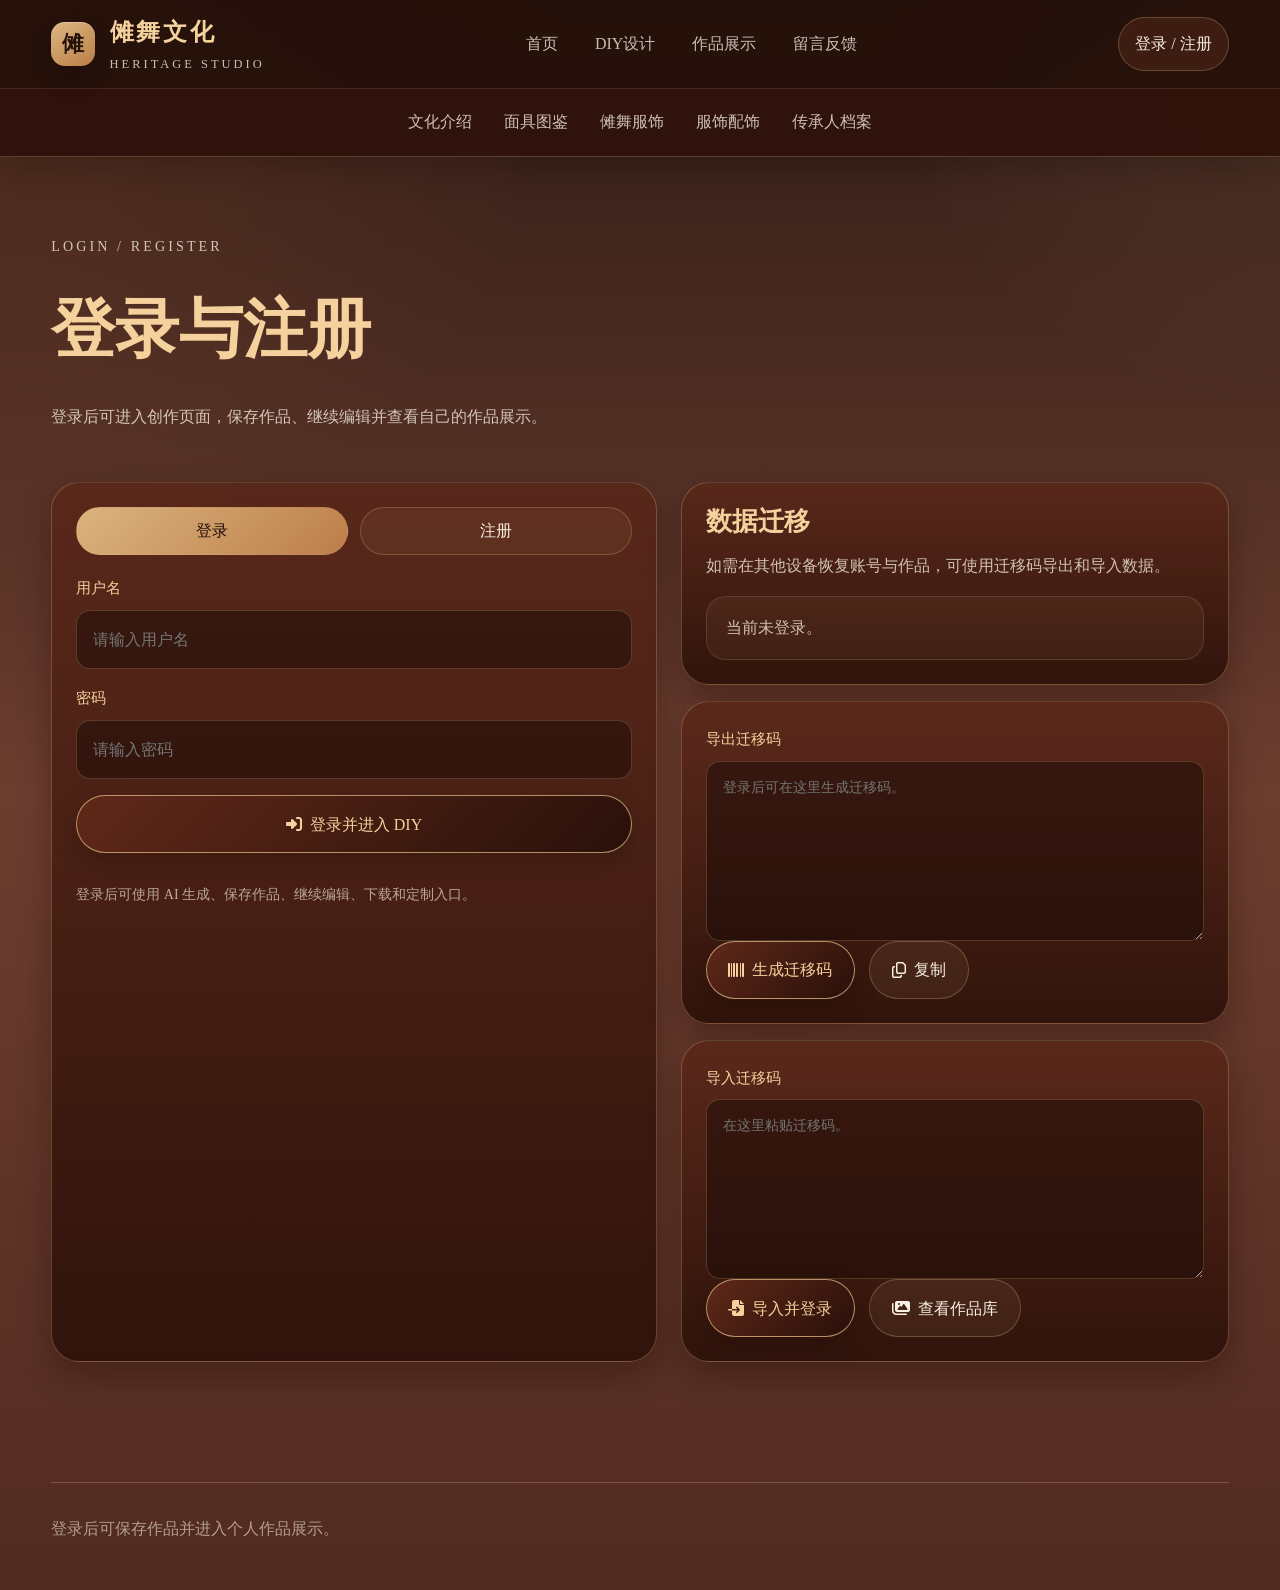
<file: diy.html>
<!DOCTYPE html>
<html lang="zh-CN">
<head>
    <meta charset="UTF-8">
    <meta name="viewport" content="width=device-width, initial-scale=1.0">
    <title>DIY 创作台</title>
    <link rel="stylesheet" href="assets/common.css">
    <link rel="stylesheet" href="assets/diy.css">
    <link rel="stylesheet" href="https://cdn.bootcdn.net/ajax/libs/font-awesome/6.5.2/css/all.min.css">
</head>
<body data-page="diy">
    <div class="page-shell">
        <header class="site-header">
            <div class="nav-bar">
                <a class="brand" href="index.html">
                    <span class="brand-mark">傩</span>
                    <span class="brand-text">
                        <span class="brand-title">傩舞文化</span>
                        <span class="brand-note">Heritage Studio</span>
                    </span>
                </a>
                <nav class="primary-nav">
                    <a href="index.html" data-nav="home">首页</a>
                    <a href="diy.html" data-nav="diy">DIY设计</a>
                    <a href="works.html" data-nav="works">作品展示</a>
                    <a href="feedback.html" data-nav="feedback">留言反馈</a>
                </nav>
                <div class="user-actions">
                    <a class="user-pill" href="login.html" data-user-link>登录 / 注册</a>
                    <button class="logout-link hidden" type="button" data-logout-link>退出登录</button>
                </div>
            </div>
            <div class="sub-nav">
                <div class="sub-nav-inner">
                    <a href="index.html#intro">文化介绍</a>
                    <a href="index.html#mask-gallery">面具图鉴</a>
                    <a href="index.html#costume-gallery">傩舞服饰</a>
                    <a href="index.html#accessory-gallery">服饰配饰</a>
                    <a href="index.html#inheritor-gallery">传承人档案</a>
                </div>
            </div>
        </header>

        <main class="page-main">
            <section class="page-intro">
                <p class="eyebrow">DIY Studio</p>
                <h1>非遗傩面具 / 服饰自由创作台</h1>
                <p>输入描述词即可生成傩面具、服饰或配饰灵感图，并可继续在画布上自由编辑。</p>
            </section>

            <section class="panel ai-panel" id="ai-studio">
                <div class="ai-layout">
                    <div class="tool-grid">
                        <h2 class="tool-title">AI 智能生成傩面具 / 服饰</h2>
                        <div class="prompt-tags">
                            <button class="tag-btn" type="button" data-prompt="红色傩面具，金色纹饰，威严神将风格">红色傩面具</button>
                            <button class="tag-btn" type="button" data-prompt="金色武将面具，厚重眉眼，仪式感强">金色武将面具</button>
                            <button class="tag-btn" type="button" data-prompt="凤纹傩服，宽袖设计，华丽且古朴">凤纹傩服</button>
                            <button class="tag-btn" type="button" data-prompt="绸缎腰带与铜铃挂件，舞步动态明显">绸缎腰带</button>
                            <button class="tag-btn" type="button" data-prompt="黑金王灵官风格，三目神将，护法气质">王灵官风格</button>
                        </div>
                        <div class="field-group">
                            <label class="field-label" for="prompt-input">自定义提示词</label>
                            <textarea class="field-textarea" id="prompt-input" placeholder="描述你想要的傩面具 / 服饰 / 配饰风格，例如：传统非遗傩面具，红色主色调，金色花纹，武将气质，搭配铜铃和绸缎腰带。"></textarea>
                        </div>
                        <div class="two-col split-grid">
                            <div class="field-group">
                                <label class="field-label" for="ai-size">生成比例</label>
                                <select class="field-select" id="ai-size">
                                    <option value="1024x1024">方形 1:1</option>
                                    <option value="1536x1024">横向 3:2</option>
                                    <option value="1024x1536">竖向 2:3</option>
                                </select>
                            </div>
                            <div class="field-group">
                                <label class="field-label" for="work-title">作品标题</label>
                                <input class="field-input" id="work-title" type="text" placeholder="例如：王灵官护法面">
                            </div>
                        </div>
                        <div class="btn-row">
                            <button class="btn" id="generate-btn" type="button"><i class="fa-solid fa-wand-magic-sparkles"></i> 生成图片</button>
                            <button class="btn-secondary" id="apply-preview-btn" type="button"><i class="fa-solid fa-image"></i> 应用到画布</button>
                        </div>
                        <div class="status-box" id="ai-status">输入提示词后点击“生成图片”。</div>
                    </div>

                    <aside class="ai-preview">
                        <div class="preview-frame">
                            <div class="preview-empty" id="preview-empty">生成结果会显示在这里。</div>
                            <img src="" alt="AI 生成预览" id="preview-image" class="hidden">
                        </div>
                    </aside>
                </div>
            </section>

            <section class="diy-grid">
                <article class="panel canvas-panel">
                    <div class="canvas-meta">
                        <div class="meta-line">
                            <span class="badge" id="edit-state">当前状态：新作品</span>
                            <span class="badge" id="source-state">来源：手工创作</span>
                        </div>
                        <p class="muted-text">支持鼠标或触控手绘，可在生成结果上继续自由创作。</p>
                    </div>
                    <div class="canvas-frame">
                        <canvas id="design-canvas" width="1200" height="720"></canvas>
                    </div>
                </article>

                <aside class="tool-stack">
                    <article class="panel tool-panel">
                        <div class="tool-grid">
                            <h2 class="tool-title">绘制设置</h2>
                            <div class="color-grid">
                                <button class="color-btn active" type="button" data-color="#3a170e" style="background:#3a170e;"></button>
                                <button class="color-btn" type="button" data-color="#8b3f28" style="background:#8b3f28;"></button>
                                <button class="color-btn" type="button" data-color="#e6c088" style="background:#e6c088;"></button>
                                <button class="color-btn" type="button" data-color="#d73f22" style="background:#d73f22;"></button>
                                <button class="color-btn" type="button" data-color="#244f8f" style="background:#244f8f;"></button>
                                <button class="color-btn" type="button" data-color="#0f7a5d" style="background:#0f7a5d;"></button>
                                <button class="color-btn" type="button" data-color="#f7f2ea" style="background:#f7f2ea;"></button>
                            </div>
                            <div class="range-row">
                                <label class="field-label" for="brush-size">画笔大小：<span id="brush-size-value">6</span> px</label>
                                <input id="brush-size" type="range" min="1" max="36" value="6">
                            </div>
                            <button class="btn-secondary" id="undo-btn" type="button"><i class="fa-solid fa-rotate-left"></i> 撤销上一步</button>
                        </div>
                    </article>

                    <article class="panel tool-panel">
                        <div class="tool-grid">
                            <h2 class="tool-title">模板与素材</h2>
                            <button class="btn-secondary" id="mask-template-btn" type="button"><i class="fa-solid fa-mask-face"></i> 绘制面具模板</button>
                            <button class="btn-secondary" id="clothes-template-btn" type="button"><i class="fa-solid fa-shirt"></i> 绘制服饰模板</button>
                            <button class="btn-secondary" id="accessory-template-btn" type="button"><i class="fa-solid fa-ribbon"></i> 绘制配饰模板</button>
                            <label class="upload-label">
                                <input type="file" id="upload-input" accept=".png,.jpg,.jpeg,.webp">
                                <span><i class="fa-solid fa-cloud-arrow-up"></i><br>上传参考图 / 本地素材</span>
                            </label>
                            <button class="btn-secondary" id="clear-btn" type="button"><i class="fa-regular fa-trash-can"></i> 清空画布</button>
                        </div>
                    </article>

                    <article class="panel tool-panel">
                        <div class="tool-grid">
                            <h2 class="tool-title">作品流程</h2>
                            <div class="field-group">
                                <label class="field-label" for="download-scale">下载分辨率</label>
                                <select class="field-select" id="download-scale">
                                    <option value="1">标准 1x</option>
                                    <option value="2">高清 2x</option>
                                    <option value="3">展示 3x</option>
                                </select>
                            </div>
                            <button class="btn" id="save-btn" type="button"><i class="fa-regular fa-floppy-disk"></i> 保存到作品库</button>
                            <button class="btn-secondary" id="download-btn" type="button"><i class="fa-solid fa-download"></i> 下载当前作品</button>
                            <a class="btn-secondary" href="works.html"><i class="fa-regular fa-images"></i> 前往作品库</a>
                        </div>
                    </article>
                </aside>
            </section>
        </main>

        <footer class="site-footer">
            DIY 创作台 · 生成、编辑、保存与下载
        </footer>
    </div>

    <script src="assets/common.js"></script>
    <script src="assets/runtime-config.js"></script>
    <script src="assets/diy.js"></script>
</body>
</html>
</file>
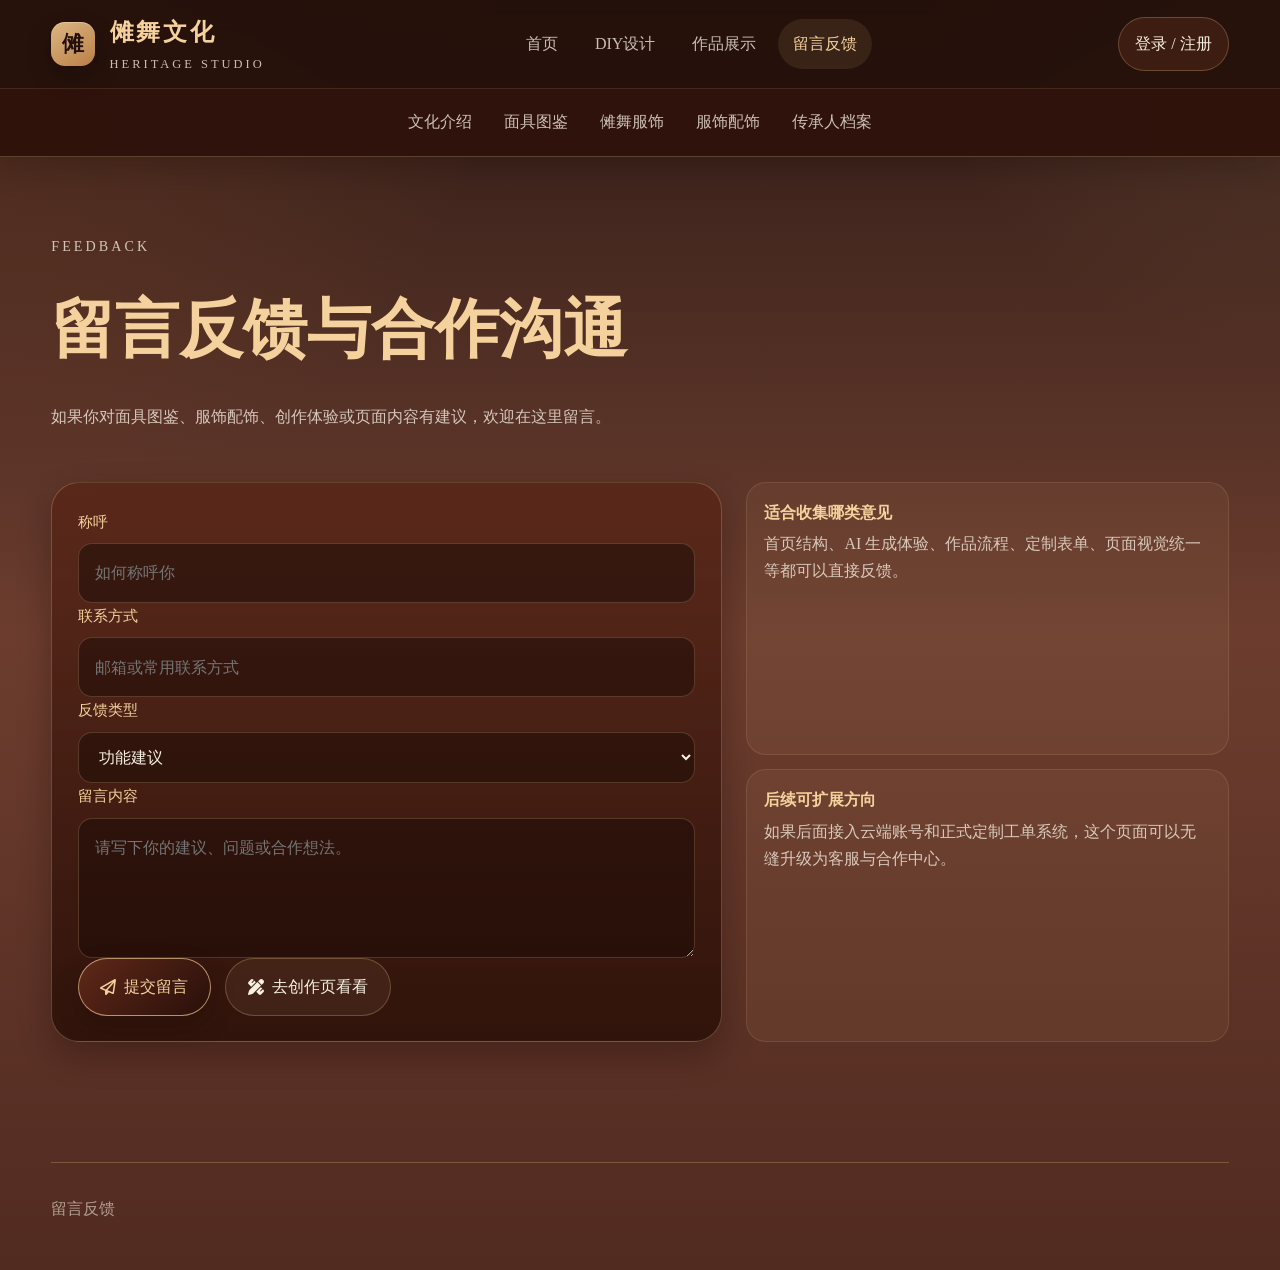
<file: feedback.html>
<!DOCTYPE html>
<html lang="zh-CN">
<head>
    <meta charset="UTF-8">
    <meta name="viewport" content="width=device-width, initial-scale=1.0">
    <title>留言反馈</title>
    <link rel="stylesheet" href="assets/common.css">
    <link rel="stylesheet" href="https://cdn.bootcdn.net/ajax/libs/font-awesome/6.5.2/css/all.min.css">
    <style>
        .feedback-grid {
            display: grid;
            grid-template-columns: minmax(0, 1fr) minmax(280px, 0.72fr);
            gap: 1.5rem;
            padding-bottom: 3.5rem;
        }

        .feedback-card {
            padding: 1.6rem;
        }

        .feature-list {
            display: grid;
            gap: 0.9rem;
        }

        .feature-item {
            padding: 1rem 1.1rem;
            border-radius: var(--radius-lg);
            background: rgba(230, 192, 136, 0.06);
            border: 1px solid rgba(230, 192, 136, 0.14);
        }

        .feature-item strong {
            display: block;
            color: var(--gold-strong);
            margin-bottom: 0.25rem;
        }

        @media (max-width: 980px) {
            .feedback-grid {
                grid-template-columns: 1fr;
            }
        }
    </style>
</head>
<body data-page="feedback">
    <div class="page-shell">
        <header class="site-header">
            <div class="nav-bar">
                <a class="brand" href="index.html">
                    <span class="brand-mark">傩</span>
                    <span class="brand-text">
                        <span class="brand-title">傩舞文化</span>
                        <span class="brand-note">Heritage Studio</span>
                    </span>
                </a>
                <nav class="primary-nav">
                    <a href="index.html" data-nav="home">首页</a>
                    <a href="diy.html" data-nav="diy">DIY设计</a>
                    <a href="works.html" data-nav="works">作品展示</a>
                    <a href="feedback.html" data-nav="feedback">留言反馈</a>
                </nav>
                <div class="user-actions">
                    <a class="user-pill" href="login.html" data-user-link>登录 / 注册</a>
                    <button class="logout-link hidden" type="button" data-logout-link>退出登录</button>
                </div>
            </div>
            <div class="sub-nav">
                <div class="sub-nav-inner">
                    <a href="index.html#intro">文化介绍</a>
                    <a href="index.html#mask-gallery">面具图鉴</a>
                    <a href="index.html#costume-gallery">傩舞服饰</a>
                    <a href="index.html#accessory-gallery">服饰配饰</a>
                    <a href="index.html#inheritor-gallery">传承人档案</a>
                </div>
            </div>
        </header>

        <main class="page-main">
            <section class="page-intro">
                <p class="eyebrow">Feedback</p>
                <h1>留言反馈与合作沟通</h1>
                <p>如果你对面具图鉴、服饰配饰、创作体验或页面内容有建议，欢迎在这里留言。</p>
            </section>

            <section class="feedback-grid">
                <article class="panel feedback-card">
                    <form action="https://formsubmit.co/2479161761@qq.com" method="POST" target="_blank">
                        <div class="field-group">
                            <label class="field-label" for="feedback-name">称呼</label>
                            <input class="field-input" id="feedback-name" name="name" type="text" placeholder="如何称呼你">
                        </div>
                        <div class="field-group">
                            <label class="field-label" for="feedback-email">联系方式</label>
                            <input class="field-input" id="feedback-email" name="email" type="email" placeholder="邮箱或常用联系方式">
                        </div>
                        <div class="field-group">
                            <label class="field-label" for="feedback-type">反馈类型</label>
                            <select class="field-select" id="feedback-type" name="type">
                                <option value="功能建议">功能建议</option>
                                <option value="问题反馈">问题反馈</option>
                                <option value="合作咨询">合作咨询</option>
                                <option value="内容建议">内容建议</option>
                            </select>
                        </div>
                        <div class="field-group">
                            <label class="field-label" for="feedback-message">留言内容</label>
                            <textarea class="field-textarea" id="feedback-message" name="message" required placeholder="请写下你的建议、问题或合作想法。"></textarea>
                        </div>
                        <input type="hidden" name="_subject" value="【傩舞文化数字展馆】新留言通知">
                        <input type="hidden" name="_template" value="table">
                        <input type="hidden" name="_captcha" value="false">
                        <div class="btn-row">
                            <button class="btn" type="submit"><i class="fa-regular fa-paper-plane"></i> 提交留言</button>
                            <a class="btn-secondary" href="diy.html"><i class="fa-solid fa-pen-ruler"></i> 去创作页看看</a>
                        </div>
                    </form>
                </article>

                <aside class="feature-list">
                    <article class="feature-item">
                        <strong>适合收集哪类意见</strong>
                        <span class="muted-text">首页结构、AI 生成体验、作品流程、定制表单、页面视觉统一等都可以直接反馈。</span>
                    </article>
                    <article class="feature-item">
                        <strong>后续可扩展方向</strong>
                        <span class="muted-text">如果后面接入云端账号和正式定制工单系统，这个页面可以无缝升级为客服与合作中心。</span>
                    </article>
                </aside>
            </section>
        </main>

        <footer class="site-footer">
            留言反馈
        </footer>
    </div>

    <script src="assets/common.js"></script>
</body>
</html>
</file>
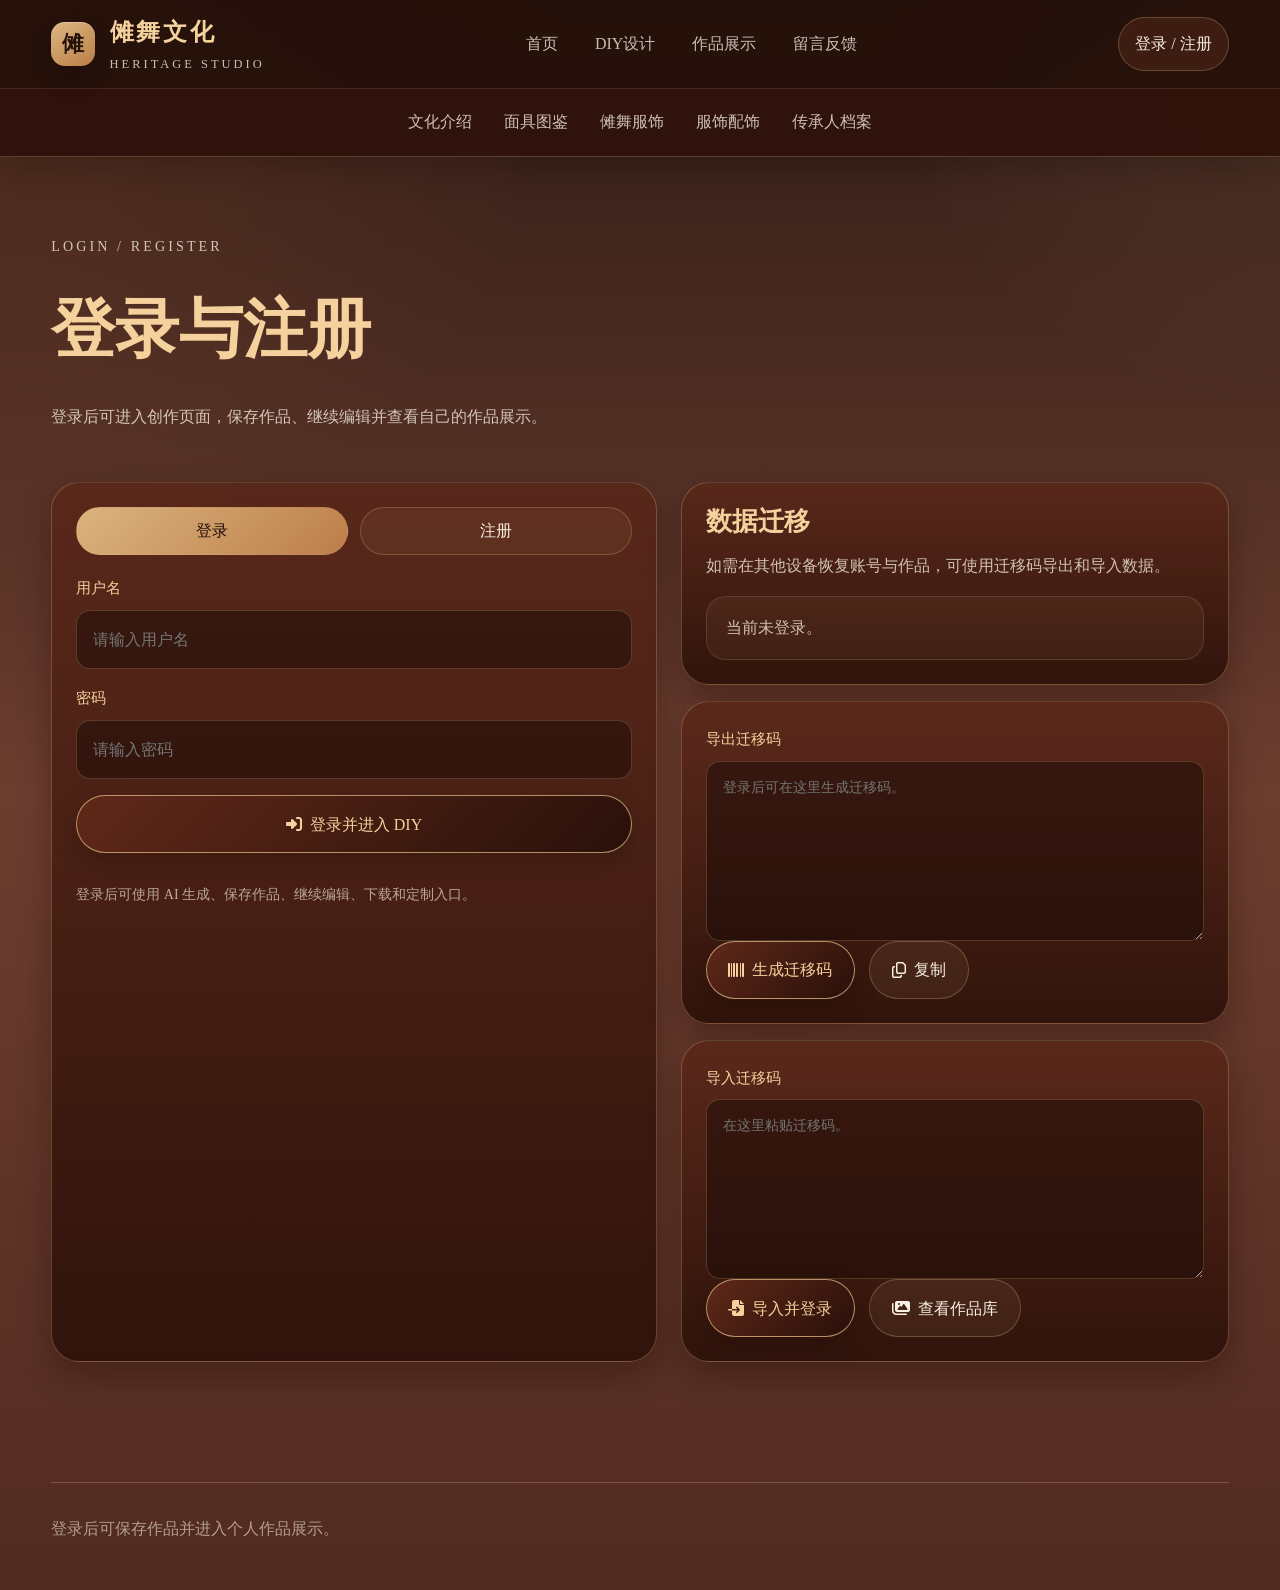
<file: login.html>
<!DOCTYPE html>
<html lang="zh-CN">
<head>
    <meta charset="UTF-8">
    <meta name="viewport" content="width=device-width, initial-scale=1.0">
    <title>登录 / 注册</title>
    <link rel="stylesheet" href="assets/common.css">
    <link rel="stylesheet" href="https://cdn.bootcdn.net/ajax/libs/font-awesome/6.5.2/css/all.min.css">
    <style>
        .login-grid {
            display: grid;
            grid-template-columns: minmax(0, 1.05fr) minmax(320px, 0.95fr);
            gap: 1.5rem;
            padding-bottom: 3.5rem;
        }

        .tabs {
            display: flex;
            gap: 0.75rem;
            margin-bottom: 1.25rem;
        }

        .tab-btn {
            flex: 1;
            min-height: 48px;
            border-radius: 999px;
            cursor: pointer;
            border: 1px solid rgba(230, 192, 136, 0.25);
            background: rgba(230, 192, 136, 0.06);
            color: var(--cream);
            transition: 0.25s ease;
        }

        .tab-btn.active {
            background: linear-gradient(135deg, rgba(230, 192, 136, 0.92), rgba(197, 135, 78, 0.92));
            color: var(--bg-ink);
            border-color: transparent;
        }

        .form-card {
            padding: 1.5rem;
        }

        .form-box {
            display: none;
            gap: 1rem;
        }

        .form-box.active {
            display: grid;
        }

        .sync-box {
            display: grid;
            gap: 1rem;
            align-content: start;
        }

        .sync-output {
            min-height: 180px;
            font-family: "Consolas", "Courier New", monospace;
            font-size: 0.9rem;
            line-height: 1.6;
        }

        .status-panel {
            padding: 1.1rem 1.2rem;
            border-radius: var(--radius-lg);
            background: rgba(230, 192, 136, 0.06);
            border: 1px solid rgba(230, 192, 136, 0.16);
            color: var(--cream-soft);
        }

        @media (max-width: 980px) {
            .login-grid {
                grid-template-columns: 1fr;
            }
        }
    </style>
</head>
<body data-page="login">
    <div class="page-shell">
        <header class="site-header">
            <div class="nav-bar">
                <a class="brand" href="index.html">
                    <span class="brand-mark">傩</span>
                    <span class="brand-text">
                        <span class="brand-title">傩舞文化</span>
                        <span class="brand-note">Heritage Studio</span>
                    </span>
                </a>
                <nav class="primary-nav">
                    <a href="index.html" data-nav="home">首页</a>
                    <a href="diy.html" data-nav="diy">DIY设计</a>
                    <a href="works.html" data-nav="works">作品展示</a>
                    <a href="feedback.html" data-nav="feedback">留言反馈</a>
                </nav>
                <div class="user-actions">
                    <a class="user-pill" href="login.html" data-user-link>登录 / 注册</a>
                    <button class="logout-link hidden" type="button" data-logout-link>退出登录</button>
                </div>
            </div>
            <div class="sub-nav">
                <div class="sub-nav-inner">
                    <a href="index.html#intro">文化介绍</a>
                    <a href="index.html#mask-gallery">面具图鉴</a>
                    <a href="index.html#costume-gallery">傩舞服饰</a>
                    <a href="index.html#accessory-gallery">服饰配饰</a>
                    <a href="index.html#inheritor-gallery">传承人档案</a>
                </div>
            </div>
        </header>

        <main class="page-main">
            <section class="page-intro">
                <p class="eyebrow">Login / Register</p>
                <h1>登录与注册</h1>
                <p>登录后可进入创作页面，保存作品、继续编辑并查看自己的作品展示。</p>
            </section>

            <section class="login-grid">
                <article class="panel form-card">
                    <div class="tabs">
                        <button class="tab-btn active" data-target="login-box" type="button">登录</button>
                        <button class="tab-btn" data-target="register-box" type="button">注册</button>
                    </div>

                    <form class="form-box active" id="login-box">
                        <div class="field-group">
                            <label class="field-label" for="login-username">用户名</label>
                            <input class="field-input" id="login-username" type="text" placeholder="请输入用户名">
                        </div>
                        <div class="field-group">
                            <label class="field-label" for="login-password">密码</label>
                            <input class="field-input" id="login-password" type="password" placeholder="请输入密码">
                        </div>
                        <button class="btn" type="submit"><i class="fa-solid fa-right-to-bracket"></i> 登录并进入 DIY</button>
                        <p class="field-note">登录后可使用 AI 生成、保存作品、继续编辑、下载和定制入口。</p>
                    </form>

                    <form class="form-box" id="register-box">
                        <div class="field-group">
                            <label class="field-label" for="register-username">用户名</label>
                            <input class="field-input" id="register-username" type="text" placeholder="设置一个易记用户名">
                        </div>
                        <div class="field-group">
                            <label class="field-label" for="register-password">密码</label>
                            <input class="field-input" id="register-password" type="password" placeholder="设置登录密码">
                        </div>
                        <button class="btn" type="submit"><i class="fa-solid fa-user-plus"></i> 注册并进入 DIY</button>
                        <p class="field-note">注册完成后即可进入创作页面。</p>
                    </form>
                </article>

                <aside class="sync-box">
                    <article class="panel">
                        <h2 class="section-title" style="font-size: 1.6rem;">数据迁移</h2>
                        <p class="muted-text">如需在其他设备恢复账号与作品，可使用迁移码导出和导入数据。</p>
                        <div class="status-panel" id="current-account-status">当前未登录。</div>
                    </article>

                    <article class="panel">
                        <div class="field-group">
                            <label class="field-label" for="sync-output">导出迁移码</label>
                            <textarea class="field-textarea sync-output" id="sync-output" placeholder="登录后可在这里生成迁移码。"></textarea>
                        </div>
                        <div class="btn-row">
                            <button class="btn" id="generate-sync-btn" type="button"><i class="fa-solid fa-barcode"></i> 生成迁移码</button>
                            <button class="btn-secondary" id="copy-sync-btn" type="button"><i class="fa-regular fa-copy"></i> 复制</button>
                        </div>
                    </article>

                    <article class="panel">
                        <div class="field-group">
                            <label class="field-label" for="sync-input">导入迁移码</label>
                            <textarea class="field-textarea sync-output" id="sync-input" placeholder="在这里粘贴迁移码。"></textarea>
                        </div>
                        <div class="btn-row">
                            <button class="btn" id="import-sync-btn" type="button"><i class="fa-solid fa-file-import"></i> 导入并登录</button>
                            <a class="btn-secondary" href="works.html"><i class="fa-solid fa-images"></i> 查看作品库</a>
                        </div>
                    </article>
                </aside>
            </section>
        </main>

        <footer class="site-footer">
            登录后可保存作品并进入个人作品展示。
        </footer>
    </div>

    <script src="assets/common.js"></script>
    <script>
        const tabs = document.querySelectorAll(".tab-btn");
        const forms = document.querySelectorAll(".form-box");
        const accountStatus = document.getElementById("current-account-status");

        function refreshAccountStatus() {
            const user = NuowuApp.getCurrentUser();
            accountStatus.textContent = user
                ? `当前账号：${user.username}`
                : "当前未登录。";
            NuowuApp.updateHeaderState();
        }

        tabs.forEach((tab) => {
            tab.addEventListener("click", () => {
                tabs.forEach((item) => item.classList.remove("active"));
                forms.forEach((item) => item.classList.remove("active"));
                tab.classList.add("active");
                document.getElementById(tab.dataset.target).classList.add("active");
            });
        });

        document.getElementById("login-box").addEventListener("submit", (event) => {
            event.preventDefault();
            try {
                NuowuApp.loginLocalUser(
                    document.getElementById("login-username").value,
                    document.getElementById("login-password").value
                );
                refreshAccountStatus();
                alert("登录成功，正在进入 DIY 设计页。");
                window.location.href = "diy.html";
            } catch (error) {
                alert(error.message);
            }
        });

        document.getElementById("register-box").addEventListener("submit", (event) => {
            event.preventDefault();
            try {
                NuowuApp.registerLocalUser(
                    document.getElementById("register-username").value,
                    document.getElementById("register-password").value
                );
                refreshAccountStatus();
                alert("注册成功，正在进入 DIY 设计页。");
                window.location.href = "diy.html";
            } catch (error) {
                alert(error.message);
            }
        });

        document.getElementById("generate-sync-btn").addEventListener("click", () => {
            const user = NuowuApp.getCurrentUser();
            if (!user) {
                alert("请先登录后再生成迁移码。");
                return;
            }
            try {
                document.getElementById("sync-output").value = NuowuApp.buildSyncPack(user.username);
                alert("迁移码已生成。");
            } catch (error) {
                alert(error.message);
            }
        });

        document.getElementById("copy-sync-btn").addEventListener("click", async () => {
            const output = document.getElementById("sync-output").value.trim();
            if (!output) {
                alert("请先生成迁移码。");
                return;
            }
            try {
                await NuowuApp.copyText(output);
                alert("已复制。");
            } catch (error) {
                alert("复制失败，请手动复制文本框内容。");
            }
        });

        document.getElementById("import-sync-btn").addEventListener("click", () => {
            const value = document.getElementById("sync-input").value.trim();
            if (!value) {
                alert("请先粘贴迁移码。");
                return;
            }
            try {
                const payload = NuowuApp.importSyncPack(value);
                refreshAccountStatus();
                alert(`导入成功，当前账号：${payload.user.username}`);
                window.location.href = "works.html";
            } catch (error) {
                alert("导入失败，请检查迁移码。");
            }
        });

        refreshAccountStatus();
    </script>
</body>
</html>
</file>
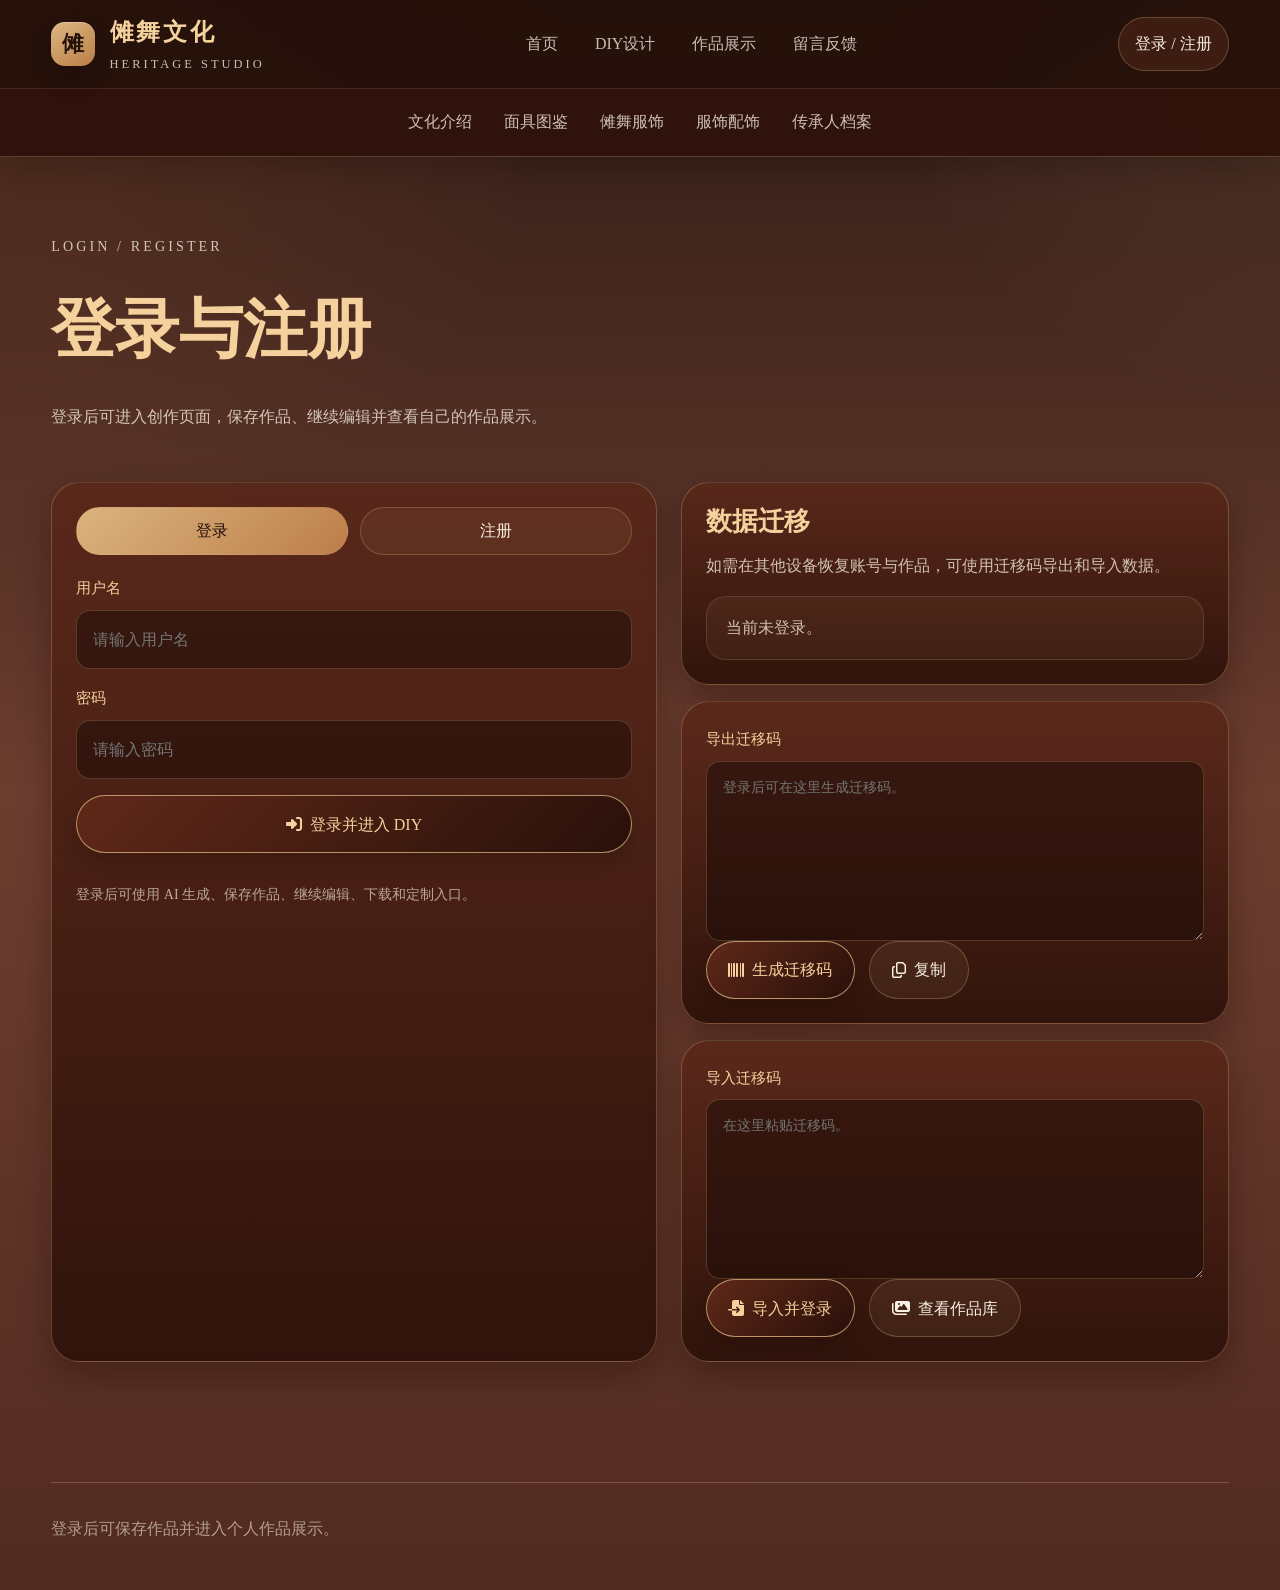
<file: works.html>
<!DOCTYPE html>
<html lang="zh-CN">
<head>
    <meta charset="UTF-8">
    <meta name="viewport" content="width=device-width, initial-scale=1.0">
    <title>作品展示</title>
    <link rel="stylesheet" href="assets/common.css">
    <link rel="stylesheet" href="assets/works.css">
    <link rel="stylesheet" href="https://cdn.bootcdn.net/ajax/libs/font-awesome/6.5.2/css/all.min.css">
</head>
<body data-page="works">
    <div class="page-shell">
        <header class="site-header">
            <div class="nav-bar">
                <a class="brand" href="index.html">
                    <span class="brand-mark">傩</span>
                    <span class="brand-text">
                        <span class="brand-title">傩舞文化</span>
                        <span class="brand-note">Heritage Studio</span>
                    </span>
                </a>
                <nav class="primary-nav">
                    <a href="index.html" data-nav="home">首页</a>
                    <a href="diy.html" data-nav="diy">DIY设计</a>
                    <a href="works.html" data-nav="works">作品展示</a>
                    <a href="feedback.html" data-nav="feedback">留言反馈</a>
                </nav>
                <div class="user-actions">
                    <a class="user-pill" href="login.html" data-user-link>登录 / 注册</a>
                    <button class="logout-link hidden" type="button" data-logout-link>退出登录</button>
                </div>
            </div>
            <div class="sub-nav">
                <div class="sub-nav-inner">
                    <a href="index.html#intro">文化介绍</a>
                    <a href="index.html#mask-gallery">面具图鉴</a>
                    <a href="index.html#costume-gallery">傩舞服饰</a>
                    <a href="index.html#accessory-gallery">服饰配饰</a>
                    <a href="index.html#inheritor-gallery">传承人档案</a>
                </div>
            </div>
        </header>

        <main class="page-main">
            <section class="page-intro">
                <p class="eyebrow">Works Gallery</p>
                <h1>我的作品库</h1>
                <p>这里汇总了当前账号保存的作品，可继续编辑、下载或提交定制制作需求。</p>
            </section>

            <section class="works-top">
                <article class="panel stats-panel">
                    <div class="metric-row" id="work-metrics"></div>
                </article>
            </section>

            <section class="section-block" style="padding-top: 2rem;">
                <div class="section-head">
                    <p class="eyebrow">Gallery</p>
                    <h2 class="section-title">作品展示</h2>
                    <p class="section-desc">点击“继续编辑”会跳回创作页面并自动载入当前作品；“定制制作”可提交实体制作需求。</p>
                </div>
                <div class="empty-state hidden" id="empty-state">
                    <p>你还没有保存作品，先去创作一张专属傩作吧。</p>
                    <div class="btn-row" style="justify-content: center;">
                        <a class="btn" href="diy.html">前往 DIY 设计</a>
                    </div>
                </div>
                <div class="grid card-grid" id="works-grid"></div>
            </section>
        </main>

        <footer class="site-footer">
            作品展示 · 继续编辑、下载与定制制作
        </footer>
    </div>

    <div class="modal" id="custom-modal">
        <div class="modal-panel custom-modal-panel">
            <button class="modal-close" type="button" id="close-custom-modal">×</button>
            <div class="modal-layout modal-single">
                <div class="modal-body">
                    <div class="badge">定制制作 / 3D 打印</div>
                    <h3 class="modal-title">提交定制需求</h3>
                    <p class="muted-text">填写姓名、联系方式和想要的制作方式，我们会把当前作品信息一起提交。页面继续使用纯前端可部署的 Formsubmit 表单。</p>
                    <form action="https://formsubmit.co/2479161761@qq.com" method="POST" target="_blank" id="custom-form">
                        <div class="field-group">
                            <label class="field-label" for="custom-name">姓名</label>
                            <input class="field-input" id="custom-name" name="name" type="text" required placeholder="请输入姓名">
                        </div>
                        <div class="field-group">
                            <label class="field-label" for="custom-contact">联系方式</label>
                            <input class="field-input" id="custom-contact" name="contact" type="text" required placeholder="手机号 / 微信 / 邮箱">
                        </div>
                        <div class="field-group">
                            <label class="field-label" for="custom-need">定制需求</label>
                            <textarea class="field-textarea" id="custom-need" name="message" required placeholder="例如：希望做成 3D 打印面具摆件，保留红金配色。"></textarea>
                        </div>
                        <input type="hidden" name="_subject" value="【傩舞文化】新的定制制作需求">
                        <input type="hidden" name="_template" value="table">
                        <input type="hidden" name="_captcha" value="false">
                        <input type="hidden" name="work_title" id="custom-work-title">
                        <input type="hidden" name="work_id" id="custom-work-id">
                        <input type="hidden" name="designer" id="custom-designer">
                        <input type="hidden" name="prompt" id="custom-prompt">
                        <div class="btn-row">
                            <button class="btn" type="submit"><i class="fa-regular fa-paper-plane"></i> 提交需求</button>
                            <button class="btn-secondary" id="cancel-custom-btn" type="button">取消</button>
                        </div>
                    </form>
                </div>
            </div>
        </div>
    </div>

    <script src="assets/common.js"></script>
    <script src="assets/works.js"></script>
</body>
</html>
</file>
<file: assets/common.css>
:root {
    --bg-ink: #24100a;
    --bg-deep: #34170e;
    --bg-warm: #6f341f;
    --bg-panel: rgba(67, 28, 18, 0.84);
    --bg-panel-soft: rgba(88, 40, 26, 0.72);
    --gold: #e6c088;
    --gold-strong: #f5d29d;
    --cream: #f8f0e3;
    --cream-soft: rgba(248, 240, 227, 0.78);
    --line: rgba(230, 192, 136, 0.28);
    --line-strong: rgba(230, 192, 136, 0.6);
    --shadow-lg: 0 20px 60px rgba(24, 8, 4, 0.45);
    --shadow-md: 0 14px 32px rgba(27, 10, 5, 0.32);
    --radius-xl: 28px;
    --radius-lg: 20px;
    --radius-md: 14px;
    --radius-sm: 10px;
    --content-width: min(1280px, 92vw);
    --header-height: 88px;
}

* {
    box-sizing: border-box;
}

html {
    scroll-behavior: smooth;
}

body {
    margin: 0;
    color: var(--cream);
    font-family: "Source Han Serif SC", "Noto Serif SC", "Microsoft YaHei", serif;
    background:
        radial-gradient(circle at top left, rgba(196, 101, 52, 0.18), transparent 28%),
        radial-gradient(circle at top right, rgba(230, 192, 136, 0.1), transparent 20%),
        linear-gradient(180deg, rgba(36, 16, 10, 0.95), rgba(92, 40, 24, 0.9), rgba(72, 31, 20, 0.95)),
        url("https://hertige-nuowu.oss-cn-hangzhou.aliyuncs.com/splash-bg.jpg") center/cover fixed;
    min-height: 100vh;
    line-height: 1.7;
}

body::before {
    content: "";
    position: fixed;
    inset: 0;
    pointer-events: none;
    background:
        radial-gradient(circle at 20% 20%, rgba(255, 255, 255, 0.04), transparent 0 16%),
        radial-gradient(circle at 80% 28%, rgba(230, 192, 136, 0.06), transparent 0 12%),
        radial-gradient(circle at 60% 84%, rgba(255, 255, 255, 0.03), transparent 0 10%);
    z-index: -1;
}

a {
    color: inherit;
    text-decoration: none;
}

img {
    display: block;
    max-width: 100%;
}

button,
input,
textarea,
select {
    font: inherit;
}

button {
    border: none;
}

.page-shell {
    min-height: 100vh;
    display: flex;
    flex-direction: column;
}

.site-header {
    position: sticky;
    top: 0;
    z-index: 100;
    background: rgba(36, 16, 10, 0.92);
    backdrop-filter: blur(14px);
    border-bottom: 1px solid var(--line);
    box-shadow: 0 10px 30px rgba(20, 8, 4, 0.22);
}

.nav-bar {
    width: var(--content-width);
    margin: 0 auto;
    min-height: var(--header-height);
    display: flex;
    align-items: center;
    justify-content: space-between;
    gap: 1.25rem;
}

.brand {
    display: inline-flex;
    align-items: center;
    gap: 0.9rem;
    flex-shrink: 0;
}

.brand-mark {
    width: 44px;
    height: 44px;
    border-radius: 14px;
    display: inline-flex;
    align-items: center;
    justify-content: center;
    background: linear-gradient(145deg, rgba(230, 192, 136, 0.95), rgba(195, 133, 74, 0.95));
    color: var(--bg-ink);
    font-size: 1.35rem;
    font-weight: 700;
    box-shadow: inset 0 1px 0 rgba(255, 255, 255, 0.28), 0 10px 24px rgba(0, 0, 0, 0.22);
}

.brand-text {
    display: flex;
    flex-direction: column;
    gap: 0.08rem;
}

.brand-title {
    font-size: 1.5rem;
    font-weight: 700;
    letter-spacing: 0.12em;
    color: var(--gold-strong);
}

.brand-note {
    font-size: 0.78rem;
    color: var(--cream-soft);
    letter-spacing: 0.24em;
    text-transform: uppercase;
}

.primary-nav {
    display: flex;
    align-items: center;
    justify-content: center;
    gap: 0.4rem;
    flex: 1;
    flex-wrap: wrap;
}

.primary-nav a {
    padding: 0.7rem 0.95rem;
    border-radius: 999px;
    color: var(--cream-soft);
    transition: 0.25s ease;
}

.primary-nav a:hover,
.primary-nav a.active {
    color: var(--gold-strong);
    background: rgba(230, 192, 136, 0.1);
}

.user-actions {
    display: flex;
    align-items: center;
    gap: 0.75rem;
    flex-shrink: 0;
}

.user-pill,
.logout-link {
    display: inline-flex;
    align-items: center;
    justify-content: center;
    gap: 0.45rem;
    padding: 0.75rem 1rem;
    border-radius: 999px;
    border: 1px solid var(--line);
    background: rgba(107, 53, 32, 0.35);
    color: var(--cream);
    transition: 0.25s ease;
}

.user-pill:hover,
.logout-link:hover {
    background: rgba(230, 192, 136, 0.16);
    color: var(--gold-strong);
}

.logout-link {
    cursor: pointer;
}

.sub-nav {
    border-top: 1px solid rgba(230, 192, 136, 0.12);
    background: rgba(51, 21, 12, 0.76);
}

.sub-nav-inner {
    width: var(--content-width);
    margin: 0 auto;
    display: flex;
    align-items: center;
    justify-content: center;
    gap: 1rem;
    padding: 0.9rem 0 1rem;
    flex-wrap: wrap;
}

.sub-nav-inner a {
    color: var(--cream-soft);
    padding: 0.3rem 0.5rem;
    transition: 0.25s ease;
}

.sub-nav-inner a:hover {
    color: var(--gold-strong);
}

.page-main {
    width: var(--content-width);
    margin: 0 auto;
    flex: 1;
}

.page-intro {
    padding: 4rem 0 2.25rem;
    display: grid;
    gap: 1.25rem;
}

.eyebrow {
    font-size: 0.88rem;
    letter-spacing: 0.22em;
    text-transform: uppercase;
    color: var(--gold-strong);
}

.page-intro h1,
.hero-title,
.section-title {
    margin: 0;
    line-height: 1.15;
}

.page-intro h1,
.hero-title {
    font-size: clamp(2.2rem, 5vw, 4.4rem);
    color: var(--gold-strong);
}

.page-intro p,
.hero-copy,
.section-desc,
.card-desc,
.muted-text {
    color: var(--cream-soft);
}

.section-block {
    padding: 4rem 0;
}

.section-block[id] {
    scroll-margin-top: 170px;
}

.section-head {
    display: grid;
    gap: 0.8rem;
    margin-bottom: 1.9rem;
}

.section-title {
    font-size: clamp(1.8rem, 4vw, 3rem);
    color: var(--gold-strong);
}

.section-desc {
    max-width: 780px;
    font-size: 1.02rem;
}

.btn-row {
    display: flex;
    flex-wrap: wrap;
    gap: 0.9rem;
}

.btn,
.btn-secondary,
.btn-text {
    display: inline-flex;
    align-items: center;
    justify-content: center;
    gap: 0.5rem;
    min-height: 48px;
    padding: 0.9rem 1.35rem;
    border-radius: 999px;
    cursor: pointer;
    transition: 0.25s ease;
}

.btn {
    background: linear-gradient(135deg, rgba(98, 42, 26, 0.95), rgba(41, 16, 10, 0.96));
    color: var(--gold-strong);
    border: 1px solid rgba(230, 192, 136, 0.72);
    box-shadow: 0 10px 24px rgba(25, 10, 5, 0.28);
}

.btn:hover {
    transform: translateY(-2px);
    background: linear-gradient(135deg, rgba(133, 61, 36, 0.98), rgba(51, 21, 12, 0.98));
}

.btn-secondary {
    background: rgba(230, 192, 136, 0.08);
    color: var(--cream);
    border: 1px solid var(--line);
}

.btn-secondary:hover {
    transform: translateY(-2px);
    background: rgba(230, 192, 136, 0.14);
}

.btn-text {
    background: transparent;
    color: var(--gold);
    padding-inline: 0.4rem;
    min-height: auto;
}

.panel,
.hero-panel,
.card,
.modal-panel {
    background: linear-gradient(180deg, rgba(89, 38, 24, 0.84), rgba(46, 18, 10, 0.94));
    border: 1px solid var(--line);
    box-shadow: var(--shadow-md);
}

.panel,
.hero-panel {
    border-radius: var(--radius-xl);
}

.panel {
    padding: 1.5rem;
}

.hero-panel {
    overflow: hidden;
}

.status-list,
.metric-row,
.chip-row,
.tag-list {
    display: flex;
    flex-wrap: wrap;
    gap: 0.75rem;
}

.chip,
.badge {
    display: inline-flex;
    align-items: center;
    gap: 0.35rem;
    padding: 0.42rem 0.8rem;
    border-radius: 999px;
    background: rgba(230, 192, 136, 0.08);
    border: 1px solid rgba(230, 192, 136, 0.18);
    color: var(--gold-strong);
    font-size: 0.92rem;
}

.metric {
    min-width: 150px;
    padding: 1rem 1.1rem;
    border-radius: var(--radius-md);
    background: rgba(230, 192, 136, 0.08);
    border: 1px solid rgba(230, 192, 136, 0.14);
}

.metric-value {
    display: block;
    font-size: 1.8rem;
    color: var(--gold-strong);
    font-weight: 700;
    line-height: 1.1;
}

.metric-label {
    font-size: 0.95rem;
    color: var(--cream-soft);
}

.grid {
    display: grid;
    gap: 1.3rem;
}

.card-grid {
    grid-template-columns: repeat(auto-fit, minmax(250px, 1fr));
}

.card {
    border-radius: var(--radius-lg);
    overflow: hidden;
    display: flex;
    flex-direction: column;
    transition: 0.28s ease;
}

.card:hover {
    transform: translateY(-8px);
    box-shadow: var(--shadow-lg);
    border-color: var(--line-strong);
}

.card-media {
    position: relative;
    aspect-ratio: 4 / 5;
    overflow: hidden;
}

.card-media img {
    width: 100%;
    height: 100%;
    object-fit: cover;
    transition: transform 0.35s ease;
}

.card:hover .card-media img {
    transform: scale(1.04);
}

.card-body {
    display: grid;
    gap: 0.8rem;
    padding: 1.2rem 1.2rem 1.35rem;
    flex: 1;
}

.card-title {
    margin: 0;
    font-size: 1.2rem;
    color: var(--gold-strong);
}

.card-desc {
    margin: 0;
    font-size: 0.96rem;
}

.meta-line {
    display: flex;
    flex-wrap: wrap;
    gap: 0.6rem;
    align-items: center;
    color: var(--cream-soft);
    font-size: 0.92rem;
}

.work-actions {
    display: flex;
    flex-wrap: wrap;
    gap: 0.65rem;
}

.work-actions .btn,
.work-actions .btn-secondary {
    flex: 1 1 140px;
}

.field-group {
    display: grid;
    gap: 0.55rem;
}

.field-label {
    color: var(--gold-strong);
    font-size: 0.95rem;
}

.field-input,
.field-select,
.field-textarea {
    width: 100%;
    border-radius: var(--radius-md);
    border: 1px solid rgba(230, 192, 136, 0.22);
    background: rgba(26, 10, 6, 0.5);
    color: var(--cream);
    padding: 0.95rem 1rem;
    outline: none;
    transition: 0.25s ease;
}

.field-input:focus,
.field-select:focus,
.field-textarea:focus {
    border-color: rgba(230, 192, 136, 0.65);
    box-shadow: 0 0 0 4px rgba(230, 192, 136, 0.12);
    background: rgba(26, 10, 6, 0.72);
}

.field-textarea {
    min-height: 140px;
    resize: vertical;
}

.field-note {
    font-size: 0.88rem;
    color: rgba(248, 240, 227, 0.65);
}

.two-col {
    display: grid;
    gap: 1.5rem;
    grid-template-columns: minmax(0, 1.3fr) minmax(320px, 0.9fr);
}

.hero-grid {
    display: grid;
    grid-template-columns: minmax(0, 1.2fr) minmax(320px, 0.8fr);
    gap: 1.5rem;
}

.empty-state {
    padding: 3rem 1.5rem;
    text-align: center;
    border-radius: var(--radius-lg);
    border: 1px dashed rgba(230, 192, 136, 0.28);
    background: rgba(230, 192, 136, 0.04);
}

.notice {
    border-radius: var(--radius-lg);
    padding: 1.1rem 1.2rem;
    background: rgba(230, 192, 136, 0.08);
    border: 1px solid rgba(230, 192, 136, 0.18);
}

.notice strong {
    color: var(--gold-strong);
}

.modal {
    position: fixed;
    inset: 0;
    display: none;
    align-items: center;
    justify-content: center;
    padding: 1.4rem;
    background: rgba(14, 5, 3, 0.72);
    z-index: 200;
}

.modal.is-open {
    display: flex;
}

.modal-panel {
    width: min(960px, 100%);
    max-height: min(88vh, 980px);
    border-radius: var(--radius-xl);
    overflow: auto;
    position: relative;
}

.modal-close {
    position: absolute;
    top: 1rem;
    right: 1rem;
    width: 42px;
    height: 42px;
    border-radius: 50%;
    cursor: pointer;
    background: rgba(26, 10, 6, 0.72);
    color: var(--gold-strong);
    border: 1px solid rgba(230, 192, 136, 0.35);
    z-index: 2;
}

.modal-layout {
    display: grid;
    grid-template-columns: minmax(0, 380px) minmax(0, 1fr);
    gap: 1.5rem;
    padding: 1.5rem;
}

.modal-media {
    border-radius: var(--radius-lg);
    overflow: hidden;
    background: rgba(26, 10, 6, 0.54);
    min-height: 320px;
}

.modal-media img {
    width: 100%;
    height: 100%;
    object-fit: cover;
}

.modal-body {
    display: grid;
    gap: 1rem;
    align-content: start;
}

.modal-title {
    margin: 0;
    font-size: 2rem;
    color: var(--gold-strong);
}

.modal-card {
    padding: 1rem 1.1rem;
    border-radius: var(--radius-md);
    background: rgba(230, 192, 136, 0.08);
    border-left: 3px solid var(--gold);
}

.site-footer {
    width: var(--content-width);
    margin: 4rem auto 0;
    padding: 2rem 0 3rem;
    border-top: 1px solid var(--line);
    color: rgba(248, 240, 227, 0.58);
}

.hidden {
    display: none !important;
}

@media (max-width: 1080px) {
    .hero-grid,
    .two-col,
    .modal-layout {
        grid-template-columns: 1fr;
    }
}

@media (max-width: 860px) {
    .nav-bar {
        min-height: auto;
        padding: 1rem 0;
        flex-direction: column;
        align-items: stretch;
    }

    .brand {
        justify-content: center;
    }

    .user-actions {
        justify-content: center;
        flex-wrap: wrap;
    }
}

@media (max-width: 720px) {
    .page-intro {
        padding-top: 2.5rem;
    }

    .panel,
    .hero-panel {
        border-radius: 22px;
    }

    .card-body,
    .modal-layout {
        padding: 1rem;
    }

    .sub-nav-inner {
        justify-content: flex-start;
        overflow-x: auto;
        flex-wrap: nowrap;
        padding-bottom: 1rem;
    }
}
</file>
<file: assets/diy.css>
.ai-panel,
.canvas-panel,
.tool-panel {
    padding: 1.5rem;
}

.ai-layout {
    display: grid;
    grid-template-columns: minmax(0, 1.2fr) minmax(280px, 0.8fr);
    gap: 1.2rem;
    align-items: start;
}

.prompt-tags {
    display: flex;
    flex-wrap: wrap;
    gap: 0.65rem;
}

.tag-btn {
    padding: 0.55rem 0.85rem;
    border-radius: 999px;
    cursor: pointer;
    background: rgba(230, 192, 136, 0.08);
    border: 1px solid rgba(230, 192, 136, 0.16);
    color: var(--cream);
    transition: 0.25s ease;
}

.tag-btn:hover {
    color: var(--gold-strong);
    background: rgba(230, 192, 136, 0.14);
}

.split-grid {
    grid-template-columns: repeat(2, minmax(0, 1fr));
    gap: 1rem;
}

.chip-toggle {
    cursor: pointer;
    width: fit-content;
}

.chip-toggle input {
    accent-color: var(--gold);
}

.ai-preview {
    min-height: 420px;
    display: grid;
    gap: 1rem;
    align-content: start;
}

.preview-frame {
    width: 100%;
    aspect-ratio: 1 / 1;
    border-radius: var(--radius-lg);
    overflow: hidden;
    background:
        linear-gradient(180deg, rgba(57, 22, 13, 0.96), rgba(23, 8, 5, 0.96)),
        radial-gradient(circle at center, rgba(230, 192, 136, 0.12), transparent 48%);
    border: 1px solid rgba(230, 192, 136, 0.2);
    display: grid;
    place-items: center;
}

.preview-frame img {
    width: 100%;
    height: 100%;
    object-fit: cover;
}

.preview-empty {
    width: min(80%, 320px);
    text-align: center;
    color: rgba(248, 240, 227, 0.6);
}

.status-box {
    min-height: 52px;
    display: flex;
    align-items: center;
    border-radius: var(--radius-md);
    padding: 0.9rem 1rem;
    background: rgba(230, 192, 136, 0.07);
    border: 1px solid rgba(230, 192, 136, 0.16);
    color: var(--cream-soft);
}

.diy-grid {
    display: grid;
    grid-template-columns: minmax(0, 1.25fr) minmax(320px, 0.8fr);
    gap: 1.5rem;
    padding: 1.8rem 0 3.5rem;
}

.canvas-meta {
    display: grid;
    gap: 1rem;
    margin-bottom: 1.1rem;
}

.canvas-frame {
    border-radius: var(--radius-lg);
    overflow: hidden;
    background: #fff;
    box-shadow: inset 0 0 0 1px rgba(36, 16, 10, 0.06);
}

#design-canvas {
    width: 100%;
    height: auto;
    display: block;
    background: #fff;
}

.tool-stack {
    display: grid;
    gap: 1rem;
    align-content: start;
}

.tool-grid {
    display: grid;
    gap: 0.9rem;
}

.color-grid {
    display: flex;
    flex-wrap: wrap;
    gap: 0.7rem;
}

.color-btn {
    width: 42px;
    height: 42px;
    border-radius: 50%;
    cursor: pointer;
    border: 2px solid rgba(255, 255, 255, 0.2);
    transition: 0.25s ease;
}

.color-btn.active {
    transform: scale(1.08);
    box-shadow: 0 0 0 3px rgba(230, 192, 136, 0.18);
    border-color: rgba(230, 192, 136, 0.85);
}

.upload-label {
    display: grid;
    place-items: center;
    min-height: 110px;
    border-radius: var(--radius-lg);
    border: 1px dashed rgba(230, 192, 136, 0.34);
    background: rgba(230, 192, 136, 0.05);
    cursor: pointer;
    text-align: center;
    color: var(--cream-soft);
}

.upload-label input {
    display: none;
}

.tool-title {
    margin: 0;
    color: var(--gold-strong);
    font-size: 1.2rem;
}

.range-row {
    display: grid;
    gap: 0.6rem;
}

input[type="range"] {
    width: 100%;
    accent-color: var(--gold);
}

.loading-dot::after {
    content: " ·";
    animation: loadingDots 1.2s steps(3, end) infinite;
}

@keyframes loadingDots {
    0% { content: " ·"; }
    33% { content: " ··"; }
    66% { content: " ···"; }
    100% { content: " ·"; }
}

@media (max-width: 1080px) {
    .ai-layout,
    .diy-grid {
        grid-template-columns: 1fr;
    }
}

@media (max-width: 720px) {
    .split-grid {
        grid-template-columns: 1fr;
    }
}
</file>
<file: assets/works.css>
.works-top {
    display: grid;
    grid-template-columns: minmax(0, 1fr) minmax(320px, 0.9fr);
    gap: 1.5rem;
}

.stats-panel,
.sync-panel {
    padding: 1.5rem;
}

.sync-output {
    min-height: 150px;
    font-family: "Consolas", "Courier New", monospace;
    font-size: 0.9rem;
    line-height: 1.6;
}

.work-thumb {
    width: 100%;
    height: 100%;
    object-fit: cover;
}

.work-card {
    overflow: hidden;
}

.work-prompt {
    font-size: 0.92rem;
    color: rgba(248, 240, 227, 0.68);
}

.custom-modal-panel {
    width: min(760px, 100%);
}

.modal-single {
    grid-template-columns: 1fr;
}

@media (max-width: 980px) {
    .works-top {
        grid-template-columns: 1fr;
    }
}
</file>
